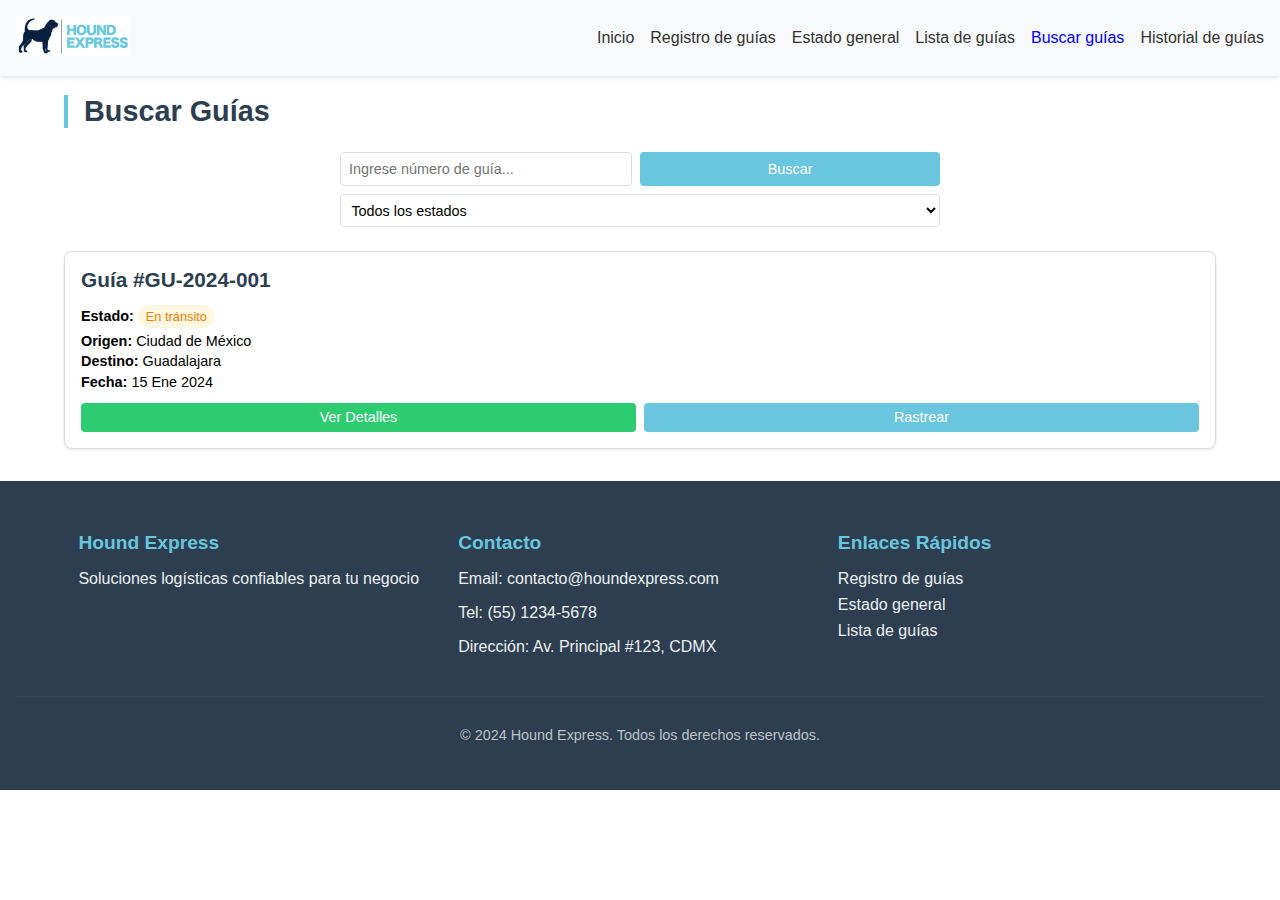
<file: pages/buscarguias.html>
<!DOCTYPE html>
<html lang="en">
<head>
    <meta charset="UTF-8">
    <meta name="viewport" content="width=device-width, initial-scale=1.0">
    <link rel="stylesheet" href="../css/style.css">

    <title>Document</title>
</head>
<body>

    <nav class="main-nav">
        <div class="nav-brand">
          <img src="../img/logo.png" alt="Logo de Hound Express" />
        </div>
        <ul class="nav-menu">
          <li><a href="../index.html">Inicio</a></li>
          <li><a href="../pages/formulario.html">Registro de guías</a></li>
          <li><a href="../pages/estado.html">Estado general</a></li>
          <li><a href="../pages/listaguias.html">Lista de guías</a></li>
          <li><a href="pages/buscarguias.html" style="color: blue">Buscar guías</a></li>
          <li><a href="../pages/historialguias.html">Historial de guías</a></li>
        </ul>
      </nav>


<div class="form-container">
    <h1>Buscar Guías</h1>
    
    <div class="search-section">
        <div class="search-box">
            <input type="text" id="searchInput" placeholder="Ingrese número de guía...">
            <button class="btn-track">Buscar</button>
        </div>
        
        <div class="filter-options">
            <select name="filterStatus" id="filterStatus">
                <option value="">Todos los estados</option>
                <option value="pending">Pendiente</option>
                <option value="transit">En tránsito</option>
                <option value="delivered">Entregado</option>
            </select>
            
           
        </div>
    </div>

    <div class="results-container">
        <div class="guide-card">
            <h3>Guía #GU-2024-001</h3>
            <div class="guide-details">
                <p><strong>Estado:</strong> <span class="status-badge status-transit">En tránsito</span></p>
                <p><strong>Origen:</strong> Ciudad de México</p>
                <p><strong>Destino:</strong> Guadalajara</p>
                <p><strong>Fecha:</strong> 15 Ene 2024</p>
            </div>
            <div class="guide-actions">
                <button class="btn-details">Ver Detalles</button>
                <button class="btn-track">Rastrear</button>
            </div>
        </div>
    </div>
</div>

<style>
   
</style>

<footer class="main-footer">
    <div class="footer-content">
        <div class="footer-section">
            <h3>Hound Express</h3>
            <p>Soluciones logísticas confiables para tu negocio</p>
        </div>
        <div class="footer-section">
            <h3>Contacto</h3>
            <p>Email: contacto@houndexpress.com</p>
            <p>Tel: (55) 1234-5678</p>
            <p>Dirección: Av. Principal #123, CDMX</p>
        </div>
        <div class="footer-section">
            <h3>Enlaces Rápidos</h3>
            <ul>
                <li><a href="pages/formulario.html">Registro de guías</a></li>
                <li><a href="pages/estado.html">Estado general</a></li>
                <li><a href="pages/listaguias.html">Lista de guías</a></li>
            </ul>
        </div>
    </div>
    <div class="footer-bottom">
        <p>&copy; 2024 Hound Express. Todos los derechos reservados.</p>
    </div>
</footer>

    
</body>
</html>
</file>
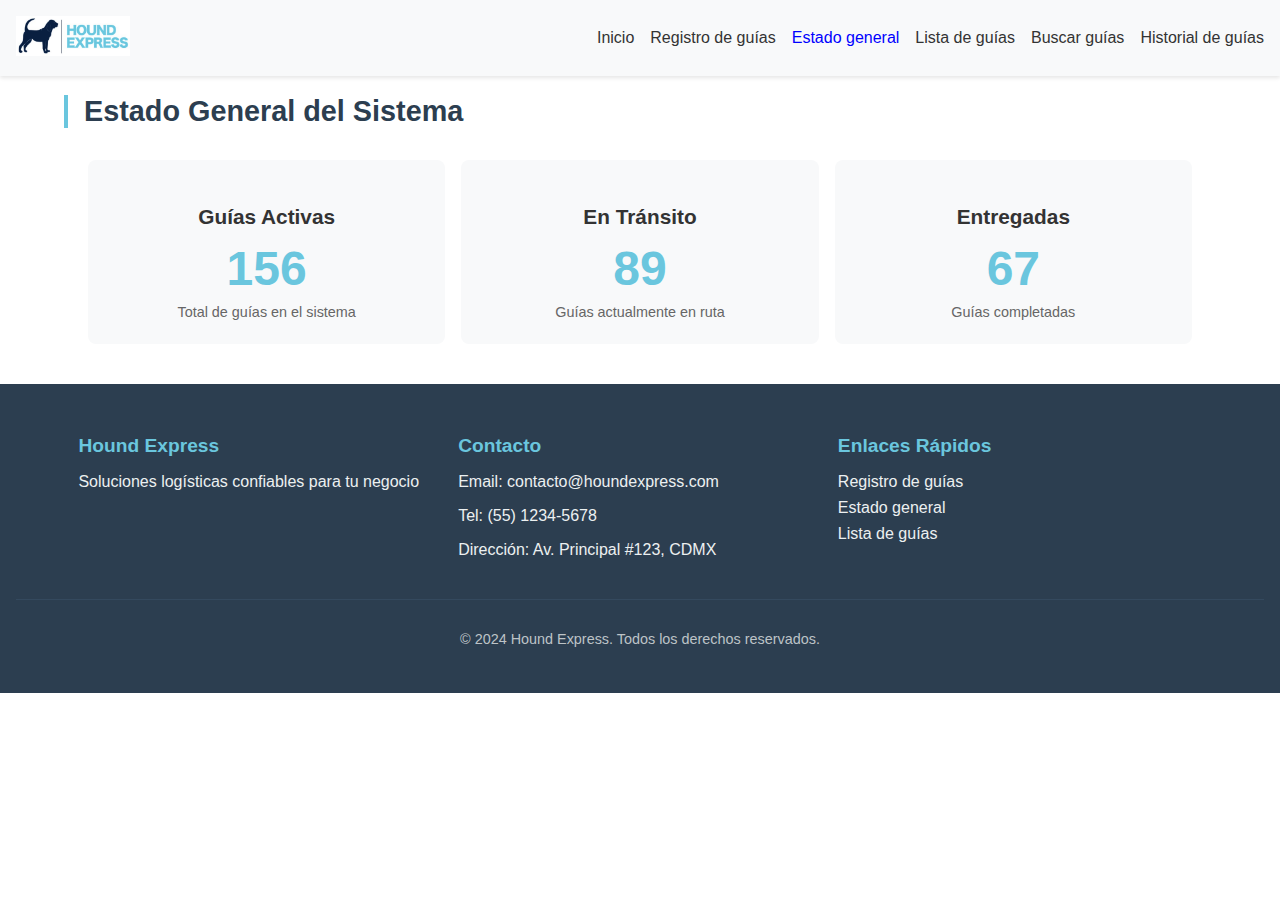
<file: pages/estado.html>
<!DOCTYPE html>
<html lang="en">
  <head>
    <meta charset="UTF-8" />
    <meta name="viewport" content="width=device-width, initial-scale=1.0" />
    <link rel="stylesheet" href="../css/style.css" />
    <title>Document</title>
  </head>
  <body>
    <nav class="main-nav">
      <div class="nav-brand">
        <img src="../img/logo.png" alt="Logo de Hound Express" />
      </div>
      <ul class="nav-menu">
        <li><a href="../index.html">Inicio</a></li>
        <li><a href="../pages/formulario.html">Registro de guías</a></li>
        <li>
          <a href="pages/estado.html" style="color: blue">Estado general</a>
        </li>
        <li><a href="../pages/listaguias.html">Lista de guías</a></li>
        <li><a href="../pages/buscarguias.html">Buscar guías</a></li>
        <li><a href="../pages/historialguias.html">Historial de guías</a></li>
      </ul>
    </nav>

    <div class="form-container">
      <h1>Estado General del Sistema</h1>

      <div class="stats-container">
        <div class="stat-box">
          <h3>Guías Activas</h3>
          <span class="stat-number">156</span>
          <p class="stat-description">Total de guías en el sistema</p>
        </div>

        <div class="stat-box">
          <h3>En Tránsito</h3>
          <span class="stat-number">89</span>
          <p class="stat-description">Guías actualmente en ruta</p>
        </div>

        <div class="stat-box">
          <h3>Entregadas</h3>
          <span class="stat-number">67</span>
          <p class="stat-description">Guías completadas</p>
        </div>
      </div>
    </div>

    <footer class="main-footer">
      <div class="footer-content">
        <div class="footer-section">
          <h3>Hound Express</h3>
          <p>Soluciones logísticas confiables para tu negocio</p>
        </div>
        <div class="footer-section">
          <h3>Contacto</h3>
          <p>Email: contacto@houndexpress.com</p>
          <p>Tel: (55) 1234-5678</p>
          <p>Dirección: Av. Principal #123, CDMX</p>
        </div>
        <div class="footer-section">
          <h3>Enlaces Rápidos</h3>
          <ul>
            <li><a href="pages/formulario.html">Registro de guías</a></li>
            <li><a href="pages/estado.html">Estado general</a></li>
            <li><a href="pages/listaguias.html">Lista de guías</a></li>
          </ul>
        </div>
      </div>
      <div class="footer-bottom">
        <p>&copy; 2024 Hound Express. Todos los derechos reservados.</p>
      </div>
    </footer>
  </body>
</html>
</file>
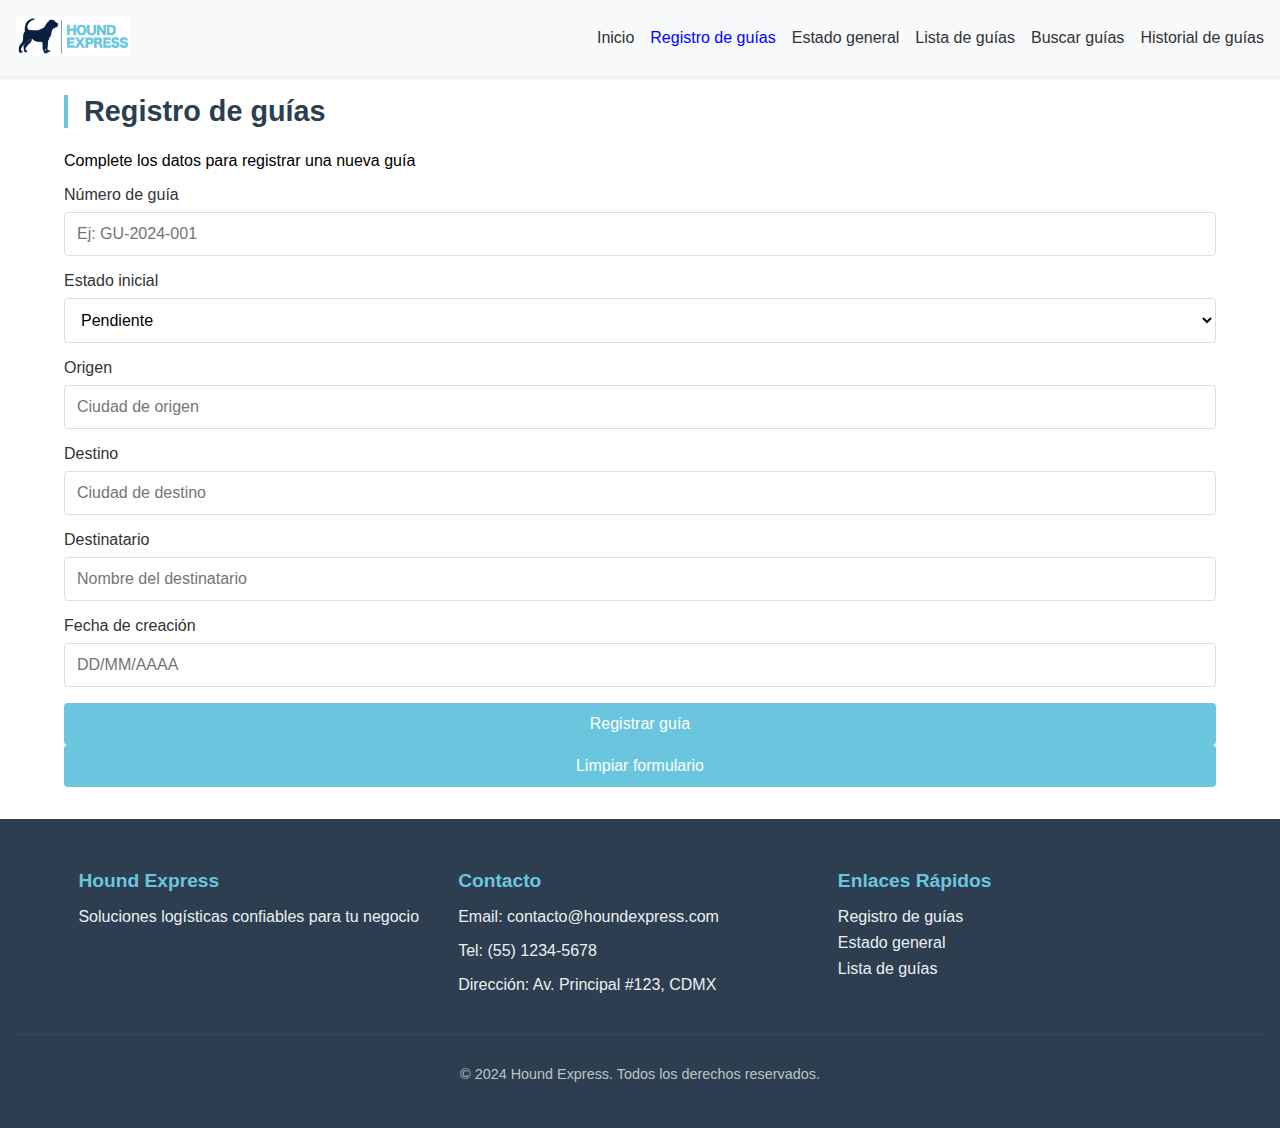
<file: pages/formulario.html>
<!DOCTYPE html>
<html lang="en">
<head>
    <meta charset="UTF-8">
    <meta name="viewport" content="width=device-width, initial-scale=1.0">
    <link rel="stylesheet" href="../css/style.css">
    <title>Registro de guías</title>
</head>
<body>
    <header>
        <nav class="main-nav">
            <div class="nav-brand">
                <img src="../img/logo.png" alt="Logo de Hound Express" />
            </div>
            <ul class="nav-menu">
                <li><a href="../index.html">Inicio</a></li>
                <li><a href="pages/formulario.html" style="color: blue;">Registro de guías</a></li>
                <li><a href="../pages/estado.html">Estado general</a></li>
                <li><a href="../pages/listaguias.html">Lista de guías</a></li>
                <li><a href="../pages/buscarguias.html">Buscar guías</a></li>
                <li><a href="../pages/historialguias.html">Historial de guías</a></li>
            </ul>
        </nav>
    </header>

    <main>
        <section class="form-wrapper">
            <form action="" class="form-container">
                <header class="form-header">
                    <h1>Registro de guías</h1>
                    <p>Complete los datos para registrar una nueva guía</p>
                </header>

                <div class="form-grid">
                    <div class="form-row">
                        <div class="form-group">
                            <label for="guia">Número de guía</label>
                            <input type="text" id="guia" name="guia" placeholder="Ej: GU-2024-001">
                        </div>

                        <div class="form-group">
                            <label for="estado">Estado inicial</label>
                            <select name="estado" id="estado">
                                <option value="1">Pendiente</option>
                                <option value="2">En tránsito</option>
                                <option value="4">Entregado</option>
                            </select>
                        </div>
                    </div>

                    <div class="form-row">
                        <div class="form-group">
                            <label for="origen">Origen</label>
                            <input type="text" id="origen" name="origen" placeholder="Ciudad de origen">
                        </div>

                        <div class="form-group">
                            <label for="destino">Destino</label>
                            <input type="text" id="destino" name="destino" placeholder="Ciudad de destino">
                        </div>
                    </div>

                    <div class="form-row">
                        <div class="form-group">
                            <label for="destinatario">Destinatario</label>
                            <input type="text" id="destinatario" name="destinatario" placeholder="Nombre del destinatario">
                        </div>

                        <div class="form-group">
                            <label for="fecha_creacion">Fecha de creación</label>
                            <input type="text" id="fecha_creacion" name="fecha_creacion" placeholder="DD/MM/AAAA">
                        </div>
                    </div>
                </div>

                <div class="form-actions">
                    <button type="submit" class="submit-btn">Registrar guía</button>
                    <button type="reset" class="reset-btn">Limpiar formulario</button>
                </div>
            </form>
        </section>
    </main>

    <footer class="main-footer">
        <div class="footer-content">
            <div class="footer-section">
                <h3>Hound Express</h3>
                <p>Soluciones logísticas confiables para tu negocio</p>
            </div>
            <div class="footer-section">
                <h3>Contacto</h3>
                <p>Email: contacto@houndexpress.com</p>
                <p>Tel: (55) 1234-5678</p>
                <p>Dirección: Av. Principal #123, CDMX</p>
            </div>
            <div class="footer-section">
                <h3>Enlaces Rápidos</h3>
                <ul>
                    <li><a href="pages/formulario.html">Registro de guías</a></li>
                    <li><a href="pages/estado.html">Estado general</a></li>
                    <li><a href="pages/listaguias.html">Lista de guías</a></li>
                </ul>
            </div>
        </div>
        <div class="footer-bottom">
            <p>&copy; 2024 Hound Express. Todos los derechos reservados.</p>
        </div>
    </footer>
</body>
</html>
</file>
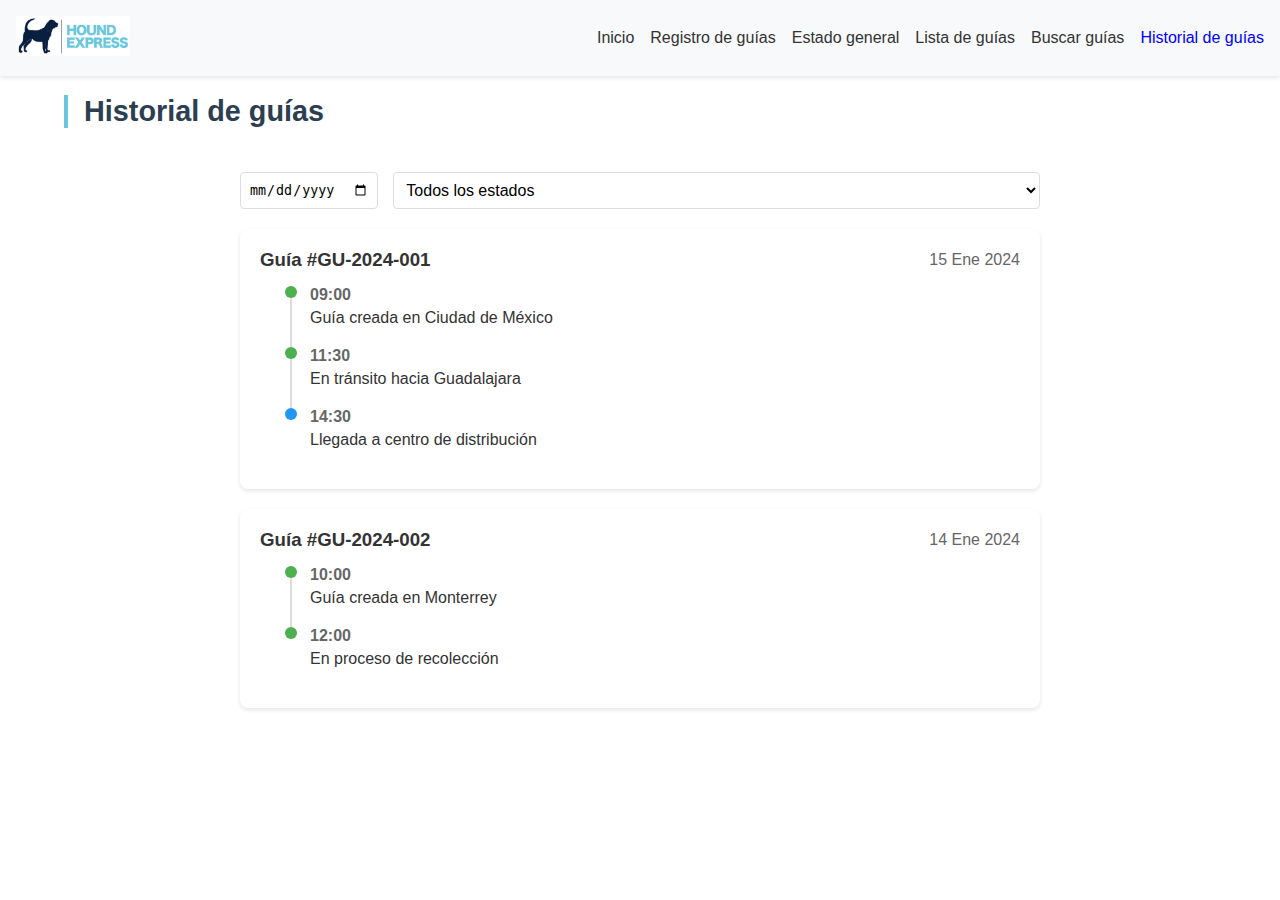
<file: pages/historialguias.html>
<!DOCTYPE html>
<html lang="en">
<head>
    <meta charset="UTF-8">
    <meta name="viewport" content="width=device-width, initial-scale=1.0">
    <link rel="stylesheet" href="../css/style.css">
    <title>Document</title>
</head>
<body>
    <nav class="main-nav">
        <div class="nav-brand">
          <img src="../img/logo.png" alt="Logo de Hound Express" />
        </div>
        <ul class="nav-menu">
          <li><a href="../index.html">Inicio</a></li>
          <li><a href="../pages/formulario.html">Registro de guías</a></li>
          <li><a href="../pages/estado.html">Estado general</a></li>
          <li>
            <a href="../pages/listaguias.html" 
              >Lista de guías</a
            >
          </li>
          <li><a href="../pages/buscarguias.html">Buscar guías</a></li>
          <li><a href="../pages/historialguias.html" style="color: blue">Historial de guías</a></li>
        </ul>
      </nav>

      <div class="form-container">
        <h1>Historial de guías</h1>
        <div class="history-container">
            <div class="history-filters">
                <input type="date" class="date-filter" />
                <select class="status-filter">
                    <option value="">Todos los estados</option>
                    <option value="pending">Pendiente</option>
                    <option value="transit">En tránsito</option>
                    <option value="delivered">Entregado</option>
                </select>
            </div>

            <div class="history-list">
                <div class="history-item">
                    <div class="history-header">
                        <h3>Guía #GU-2024-001</h3>
                        <span class="date">15 Ene 2024</span>
                    </div>
                    <div class="history-timeline">
                        <div class="timeline-item completed">
                            <span class="time">09:00</span>
                            <p>Guía creada en Ciudad de México</p>
                        </div>
                        <div class="timeline-item completed">
                            <span class="time">11:30</span>
                            <p>En tránsito hacia Guadalajara</p>
                        </div>
                        <div class="timeline-item current">
                            <span class="time">14:30</span>
                            <p>Llegada a centro de distribución</p>
                        </div>
                    </div>
                </div>

                <div class="history-item">
                    <div class="history-header">
                        <h3>Guía #GU-2024-002</h3>
                        <span class="date">14 Ene 2024</span>
                    </div>
                    <div class="history-timeline">
                        <div class="timeline-item completed">
                            <span class="time">10:00</span>
                            <p>Guía creada en Monterrey</p>
                        </div>
                        <div class="timeline-item completed">
                            <span class="time">12:00</span>
                            <p>En proceso de recolección</p>
                        </div>
                    </div>
                </div>
            </div>
        </div>

        <style>
            .history-container {
                padding: 20px;
                max-width: 800px;
                margin: 0 auto;
            }

            .history-filters {
                display: flex;
                gap: 15px;
                margin-bottom: 20px;
            }

            .date-filter,
            .status-filter {
                padding: 8px;
                border: 1px solid #ddd;
                border-radius: 4px;
            }

            .history-item {
                background: white;
                border-radius: 8px;
                padding: 20px;
                margin-bottom: 20px;
                box-shadow: 0 2px 4px rgba(0,0,0,0.1);
            }

            .history-header {
                display: flex;
                justify-content: space-between;
                align-items: center;
                margin-bottom: 15px;
            }

            .history-header h3 {
                margin: 0;
                color: #333;
            }

            .date {
                color: #666;
            }

            .history-timeline {
                position: relative;
                padding-left: 30px;
            }

            .timeline-item {
                position: relative;
                padding-bottom: 20px;
                padding-left: 20px;
            }

            .timeline-item:before {
                content: '';
                position: absolute;
                left: -5px;
                top: 0;
                width: 12px;
                height: 12px;
                border-radius: 50%;
                background: #ddd;
            }

            .timeline-item:after {
                content: '';
                position: absolute;
                left: 0;
                top: 12px;
                bottom: 0;
                width: 2px;
                background: #ddd;
            }

            .timeline-item:last-child:after {
                display: none;
            }

            .timeline-item.completed:before {
                background: #4CAF50;
            }

            .timeline-item.current:before {
                background: #2196F3;
            }

            .time {
                font-weight: bold;
                color: #666;
            }

            .timeline-item p {
                margin: 5px 0 0;
                color: #333;
            }
        </style>
        
      </div>
</body>
</html>
</file>
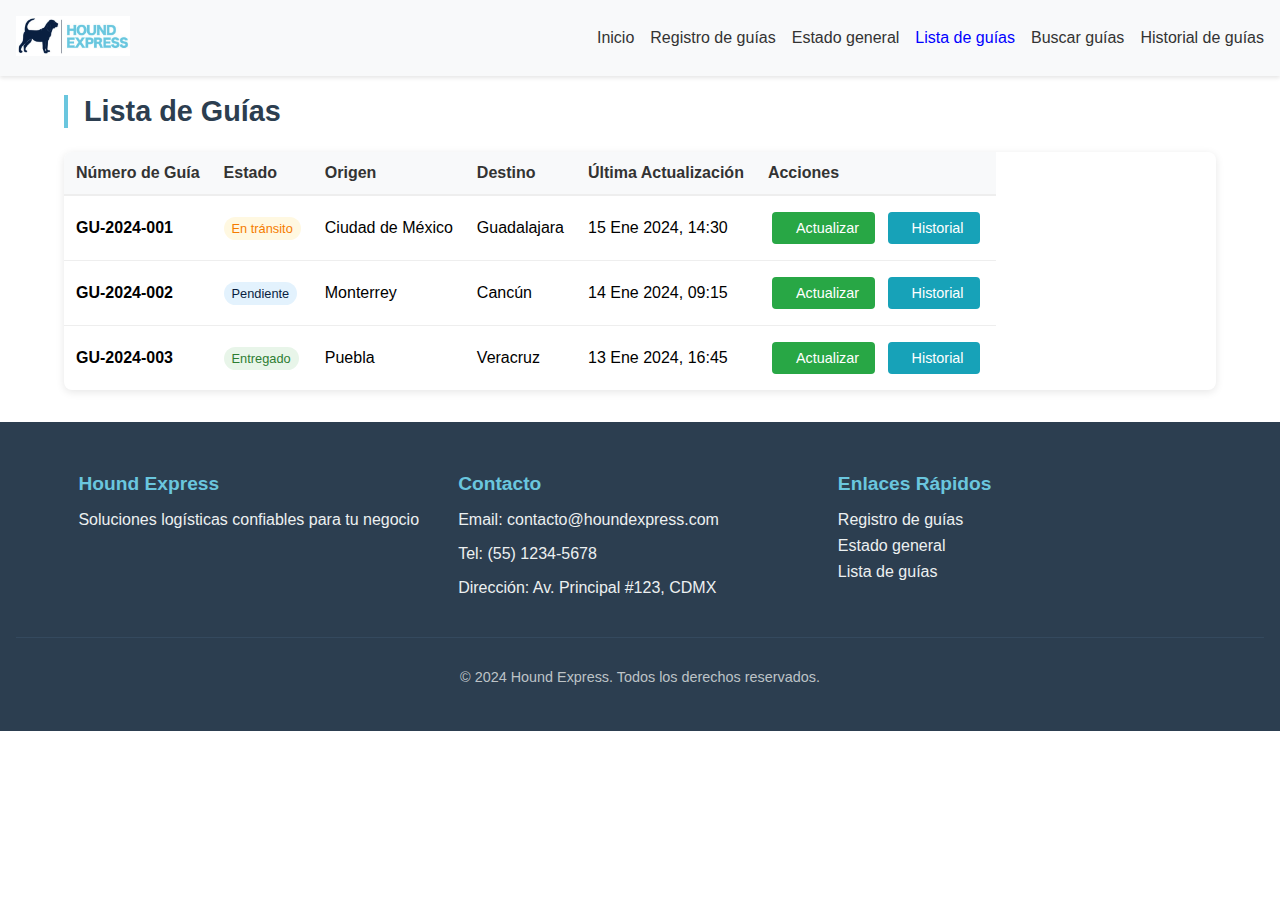
<file: pages/listaguias.html>
<!DOCTYPE html>
<html lang="es">
  <head>
    <meta charset="UTF-8" />
    <meta name="viewport" content="width=device-width, initial-scale=1.0" />
    <title>Lista de guías</title>
    <link rel="stylesheet" href="../css/style.css" />

    <style>
    
    </style>
  </head>
  <body>
    <nav class="main-nav">
      <div class="nav-brand">
        <img src="../img/logo.png" alt="Logo de Hound Express" />
      </div>
      <ul class="nav-menu">
        <li><a href="../index.html">Inicio</a></li>
        <li><a href="../pages/formulario.html">Registro de guías</a></li>
        <li><a href="../pages/estado.html">Estado general</a></li>
        <li>
          <a href="../pages/listaguias.html" style="color: blue"
            >Lista de guías</a
          >
        </li>
        <li><a href="../pages/buscarguias.html">Buscar guías</a></li>
        <li><a href="../pages/historialguias.html">Historial de guías</a></li>
      </ul>
    </nav>
    <div class="form-container">
      <h1>Lista de Guías</h1>

      <table class="guides-table">
        <thead>
          <tr>
            <th>Número de Guía</th>
            <th>Estado</th>
            <th>Origen</th>
            <th>Destino</th>
            <th>Última Actualización</th>
            <th>Acciones</th>
          </tr>
        </thead>
        <tbody>
          <tr>
            <td><strong>GU-2024-001</strong></td>
            <td>
              <span class="status-badge status-transit">En tránsito</span>
            </td>
            <td>Ciudad de México</td>
            <td>Guadalajara</td>
            <td>15 Ene 2024, 14:30</td>
            <td>
              <button class="btn-update">
                <i class="fas fa-sync-alt btn-icon"></i>
                <span class="btn-text">Actualizar</span>
              </button>
              <button class="btn-history">
                <i class="fas fa-history btn-icon"></i>
                <span class="btn-text">Historial</span>
              </button>
            </td>
          </tr>
          <tr>
            <td><strong>GU-2024-002</strong></td>
            <td><span class="status-badge status-pending">Pendiente</span></td>
            <td>Monterrey</td>
            <td>Cancún</td>
            <td>14 Ene 2024, 09:15</td>
            <td>
              <button class="btn-update">
                <i class="fas fa-sync-alt btn-icon"></i>
                <span class="btn-text">Actualizar</span>
              </button>
              <button class="btn-history">
                <i class="fas fa-history btn-icon"></i>
                <span class="btn-text">Historial</span>
              </button>
            </td>
          </tr>
          <tr>
            <td><strong>GU-2024-003</strong></td>
            <td>
              <span class="status-badge status-delivered">Entregado</span>
            </td>
            <td>Puebla</td>
            <td>Veracruz</td>
            <td>13 Ene 2024, 16:45</td>
            <td>
              <button class="btn-update">
                <i class="fas fa-sync-alt btn-icon"></i>
                <span class="btn-text">Actualizar</span>
              </button>
              <button class="btn-history">
                <i class="fas fa-history btn-icon"></i>
                <span class="btn-text">Historial</span>
              </button>
            </td>
          </tr>
        </tbody>
      </table>
    </div>

    <footer class="main-footer">
        <div class="footer-content">
          <div class="footer-section">
            <h3>Hound Express</h3>
            <p>Soluciones logísticas confiables para tu negocio</p>
          </div>
          <div class="footer-section">
            <h3>Contacto</h3>
            <p>Email: contacto@houndexpress.com</p>
            <p>Tel: (55) 1234-5678</p>
            <p>Dirección: Av. Principal #123, CDMX</p>
          </div>
          <div class="footer-section">
            <h3>Enlaces Rápidos</h3>
            <ul>
              <li><a href="pages/formulario.html">Registro de guías</a></li>
              <li><a href="pages/estado.html">Estado general</a></li>
              <li><a href="pages/listaguias.html">Lista de guías</a></li>
            </ul>
          </div>
        </div>
        <div class="footer-bottom">
          <p>&copy; 2024 Hound Express. Todos los derechos reservados.</p>
        </div>
      </footer>
  </body>
</html>
</file>
<file: css/style.css>
body {
  margin: 0;
  padding: 0;
  font-family: "Open Sans", sans-serif;
}

.main-nav {
  display: -webkit-box;
  display: -ms-flexbox;
  display: flex;
  -webkit-box-orient: horizontal;
  -webkit-box-direction: normal;
      -ms-flex-direction: row;
          flex-direction: row;
  -webkit-box-pack: justify;
      -ms-flex-pack: justify;
          justify-content: space-between;
  -webkit-box-align: center;
      -ms-flex-align: center;
          align-items: center;
  -ms-flex-wrap: wrap;
      flex-wrap: wrap;
  padding: 1rem;
  background-color: #f8f9fa;
  -webkit-box-shadow: 0 2px 4px rgba(0, 0, 0, 0.1);
          box-shadow: 0 2px 4px rgba(0, 0, 0, 0.1);
}

.main-nav .nav-brand img {
  height: 40px;
  width: auto;
}

.main-nav .nav-menu {
  display: -webkit-box;
  display: -ms-flexbox;
  display: flex;
  -webkit-box-orient: horizontal;
  -webkit-box-direction: normal;
      -ms-flex-direction: row;
          flex-direction: row;
  -ms-flex-wrap: wrap;
      flex-wrap: wrap;
  gap: 1rem;
  list-style: none;
  margin: 0;
  padding: 0;
}

.main-nav .nav-menu li a {
  text-decoration: none;
  color: #333;
  font-weight: 500;
  -webkit-transition: color 0.3s ease;
  transition: color 0.3s ease;
  font-size: clamp(0.9rem, 2vw, 1rem);
}

.main-nav .nav-menu li a:hover {
  color: #6AC6DE;
}

.form-container {
  width: 90%;
  max-width: 1200px;
  margin-left: auto;
  margin-right: auto;
  margin: 1rem auto;
  padding: 0 1rem;
}

.form-container h1 {
  color: #2c3e50;
  margin-bottom: 1.5rem;
  font-size: clamp(1.4rem, 3vw, 1.8rem);
  border-left: 4px solid #6AC6DE;
  padding-left: 1rem;
}

.form-group {
  margin-bottom: 1rem;
}

label {
  display: block;
  margin-bottom: 0.5rem;
  font-weight: 500;
  color: #333;
  font-size: clamp(0.9rem, 2vw, 1rem);
}

input[type="text"], select {
  width: 100%;
  padding: 0.75rem;
  border: 1px solid #ddd;
  border-radius: 4px;
  font-size: clamp(0.9rem, 2vw, 1rem);
  -webkit-box-sizing: border-box;
          box-sizing: border-box;
}

select {
  background-color: #fff;
}

button {
  background-color: #6AC6DE;
  color: #fff;
  padding: 0.75rem 1.5rem;
  border: none;
  border-radius: 4px;
  font-size: clamp(0.9rem, 2vw, 1rem);
  cursor: pointer;
  -webkit-transition: background-color 0.3s ease, -webkit-transform 0.3s ease;
  transition: background-color 0.3s ease, -webkit-transform 0.3s ease;
  transition: background-color 0.3s ease, transform 0.3s ease;
  transition: background-color 0.3s ease, transform 0.3s ease, -webkit-transform 0.3s ease;
  width: 100%;
}

button:hover {
  background-color: #091E3F;
}

button:hover {
  background-color: #091E3F;
}

.stats-container {
  display: -ms-grid;
  display: grid;
  -ms-grid-columns: (minmax(250px, 1fr))[auto-fit];
      grid-template-columns: repeat(auto-fit, minmax(250px, 1fr));
  gap: 1rem;
  margin: 1rem;
  padding: 0.5rem;
}

.stat-box {
  background: #f8f9fa;
  padding: 1.5rem;
  border-radius: 8px;
  text-align: center;
  -webkit-transition: -webkit-transform 0.3s ease;
  transition: -webkit-transform 0.3s ease;
  transition: transform 0.3s ease;
  transition: transform 0.3s ease, -webkit-transform 0.3s ease;
}

.stat-box:hover {
  -webkit-transform: translateY(-5px);
          transform: translateY(-5px);
}

.stat-box h3 {
  color: #333;
  margin-bottom: 0.75rem;
  font-size: clamp(1.1rem, 2.5vw, 1.3rem);
}

.stat-box .stat-number {
  font-size: clamp(2rem, 5vw, 3rem);
  font-weight: 700;
  color: #6AC6DE;
  display: block;
  margin-bottom: 0.5rem;
}

.stat-box .stat-description {
  color: #666;
  font-size: clamp(0.8rem, 2vw, 0.9rem);
  margin: 0;
}

.guide-controls {
  display: -webkit-box;
  display: -ms-flexbox;
  display: flex;
  -webkit-box-orient: horizontal;
  -webkit-box-direction: normal;
      -ms-flex-direction: row;
          flex-direction: row;
  -webkit-box-pack: justify;
      -ms-flex-pack: justify;
          justify-content: space-between;
  -webkit-box-align: center;
      -ms-flex-align: center;
          align-items: center;
  -ms-flex-wrap: wrap;
      flex-wrap: wrap;
  gap: 1rem;
  margin-bottom: 1.5rem;
}

.guides-table {
  width: 100%;
  border-collapse: separate;
  border-spacing: 0;
  background: #fff;
  -webkit-box-shadow: 0 2px 8px rgba(0, 0, 0, 0.1);
          box-shadow: 0 2px 8px rgba(0, 0, 0, 0.1);
  border-radius: 8px;
  overflow-x: auto;
  display: block;
}

.guides-table th, .guides-table td {
  padding: 0.75rem;
  text-align: left;
  font-size: clamp(0.9rem, 2vw, 1rem);
}

.guides-table th {
  background-color: #f8f9fa;
  font-weight: 600;
  color: #333;
  border-bottom: 2px solid #eee;
}

.guides-table td {
  border-bottom: 1px solid #eee;
}

.guides-table tr:last-child td {
  border-bottom: none;
}

.guides-table tr:hover {
  background-color: #f8f9fa;
}

.status-transit {
  display: inline-block;
  padding: 0.25rem 0.5rem;
  border-radius: 50px;
  font-size: clamp(0.7rem, 2vw, 0.8rem);
  font-weight: 500;
  text-align: center;
  background-color: #fff8e1;
  color: #f57c00;
}

.status-pending {
  display: inline-block;
  padding: 0.25rem 0.5rem;
  border-radius: 50px;
  font-size: clamp(0.7rem, 2vw, 0.8rem);
  font-weight: 500;
  text-align: center;
  background-color: #e3f2fd;
  color: #091E3F;
}

.status-delivered {
  display: inline-block;
  padding: 0.25rem 0.5rem;
  border-radius: 50px;
  font-size: clamp(0.7rem, 2vw, 0.8rem);
  font-weight: 500;
  text-align: center;
  background-color: #e8f5e9;
  color: #2e7d32;
}

.btn-update, .btn-history {
  padding: 0.5rem 1rem;
  margin: 0.25rem;
  border: none;
  border-radius: 4px;
  cursor: pointer;
  font-size: clamp(0.8rem, 2vw, 0.9rem);
  -webkit-box-align: center;
      -ms-flex-align: center;
          align-items: center;
  -webkit-transition: all 0.2s ease;
  transition: all 0.2s ease;
  width: auto;
}

.btn-update:hover, .btn-history:hover {
  -webkit-transform: translateY(-1px);
          transform: translateY(-1px);
}

.btn-update {
  background-color: #28a745;
  color: #fff;
}

.btn-update:hover {
  background-color: #218838;
}

.btn-history {
  background-color: #17a2b8;
  color: #fff;
}

.btn-history:hover {
  background-color: #138496;
}

.btn-icon {
  margin-right: 0.5rem;
}

.btn-primary {
  background-color: #6AC6DE;
  color: #fff;
}

.btn-secondary {
  background-color: transparent;
  border: 2px solid #fff;
  color: #fff;
}

.btn-large {
  background-color: #fff;
  color: #6AC6DE;
  font-size: clamp(1rem, 2.5vw, 1.2rem);
}

.btn-details, .btn-track {
  padding: 0.4rem 0.8rem;
  border: none;
  border-radius: 4px;
  cursor: pointer;
  -webkit-transition: background-color 0.3s;
  transition: background-color 0.3s;
  font-size: clamp(0.8rem, 2vw, 0.9rem);
  -webkit-box-flex: 1;
      -ms-flex: 1;
          flex: 1;
}

.btn-details {
  background-color: #2ecc71;
  color: #fff;
}

.btn-details:hover {
  background-color: #27ae60;
}

.btn-track {
  background-color: #6AC6DE;
  color: #fff;
}

.btn-track:hover {
  background-color: #091E3F;
}

.btn {
  padding: 0.75rem 1.5rem;
  border-radius: 4px;
  text-decoration: none;
  font-weight: bold;
  -webkit-transition: -webkit-transform 0.3s ease;
  transition: -webkit-transform 0.3s ease;
  transition: transform 0.3s ease;
  transition: transform 0.3s ease, -webkit-transform 0.3s ease;
  font-size: clamp(0.9rem, 2vw, 1rem);
}

.btn:hover {
  -webkit-transform: translateY(-3px);
          transform: translateY(-3px);
}

.main-footer {
  background-color: #2c3e50;
  color: #fff;
  padding: 2rem 1rem;
  margin-top: 2rem;
}

.main-footer .footer-content {
  width: 90%;
  max-width: 1200px;
  margin-left: auto;
  margin-right: auto;
  display: -ms-grid;
  display: grid;
  -ms-grid-columns: (minmax(250px, 1fr))[auto-fit];
      grid-template-columns: repeat(auto-fit, minmax(250px, 1fr));
  gap: 1rem;
  padding: 0 1rem;
}

.main-footer .footer-section h3 {
  color: #6AC6DE;
  margin-bottom: 1rem;
  font-size: clamp(1rem, 2.5vw, 1.2rem);
}

.main-footer .footer-section p {
  margin-bottom: 0.5rem;
  color: #ecf0f1;
  font-size: clamp(0.9rem, 2vw, 1rem);
}

.main-footer .footer-section ul {
  list-style: none;
  padding: 0;
}

.main-footer .footer-section ul li {
  margin-bottom: 0.5rem;
}

.main-footer .footer-section ul li a {
  color: #ecf0f1;
  text-decoration: none;
  -webkit-transition: color 0.3s ease;
  transition: color 0.3s ease;
  font-size: clamp(0.9rem, 2vw, 1rem);
}

.main-footer .footer-section ul li a:hover {
  color: #6AC6DE;
}

.main-footer .footer-bottom {
  text-align: center;
  margin-top: 2rem;
  padding-top: 1rem;
  border-top: 1px solid #34495e;
}

.main-footer .footer-bottom p {
  color: #bdc3c7;
  font-size: clamp(0.8rem, 2vw, 0.9rem);
}

.hero {
  background: -webkit-gradient(linear, left top, left bottom, from(rgba(0, 0, 0, 0.7)), to(rgba(0, 0, 0, 0.7))), url("img/hero-bg.jpg");
  background: linear-gradient(rgba(0, 0, 0, 0.7), rgba(0, 0, 0, 0.7)), url("img/hero-bg.jpg");
  background-size: cover;
  background-position: center;
  min-height: 60vh;
  display: -webkit-box;
  display: -ms-flexbox;
  display: flex;
  -webkit-box-orient: vertical;
  -webkit-box-direction: normal;
      -ms-flex-direction: column;
          flex-direction: column;
  -webkit-box-pack: center;
      -ms-flex-pack: center;
          justify-content: center;
  -webkit-box-align: center;
      -ms-flex-align: center;
          align-items: center;
  -ms-flex-wrap: nowrap;
      flex-wrap: nowrap;
  text-align: center;
  color: #fff;
  padding: 1rem;
}

.hero-content {
  width: 90%;
  max-width: 800px;
  padding: 1rem;
}

.hero-content h1 {
  font-size: clamp(2rem, 5vw, 3.5rem);
  margin-bottom: 1rem;
}

.hero-content p {
  font-size: clamp(1rem, 2.5vw, 1.2rem);
  margin-bottom: 2rem;
}

.hero-buttons {
  display: -webkit-box;
  display: -ms-flexbox;
  display: flex;
  -webkit-box-orient: horizontal;
  -webkit-box-direction: normal;
      -ms-flex-direction: row;
          flex-direction: row;
  -webkit-box-pack: center;
      -ms-flex-pack: center;
          justify-content: center;
  -ms-flex-wrap: wrap;
      flex-wrap: wrap;
  gap: 1rem;
}

.features {
  padding: 3rem 1rem;
  background-color: #f8f9fa;
}

.features h2 {
  text-align: center;
  font-size: clamp(1.8rem, 4vw, 2.5rem);
  margin-bottom: 2rem;
  color: #2c3e50;
}

.features-grid {
  display: -ms-grid;
  display: grid;
  -ms-grid-columns: (minmax(250px, 1fr))[auto-fit];
      grid-template-columns: repeat(auto-fit, minmax(250px, 1fr));
  gap: 1rem;
  width: 90%;
  max-width: 1200px;
  margin-left: auto;
  margin-right: auto;
  padding: 1rem;
}

.feature-card {
  background: #fff;
  padding: 1.5rem;
  border-radius: 10px;
  -webkit-box-shadow: 0 4px 6px rgba(0, 0, 0, 0.1);
          box-shadow: 0 4px 6px rgba(0, 0, 0, 0.1);
  text-align: center;
  -webkit-transition: -webkit-transform 0.3s ease;
  transition: -webkit-transform 0.3s ease;
  transition: transform 0.3s ease;
  transition: transform 0.3s ease, -webkit-transform 0.3s ease;
}

.feature-card:hover {
  -webkit-transform: translateY(-10px);
          transform: translateY(-10px);
}

.feature-card-icon {
  font-size: clamp(2rem, 5vw, 3rem);
  margin-bottom: 1rem;
}

.feature-card h3 {
  color: #2c3e50;
  margin-bottom: 1rem;
  font-size: clamp(1.1rem, 2.5vw, 1.3rem);
}

.feature-card p {
  color: #666;
  font-size: clamp(0.9rem, 2vw, 1rem);
}

.cta {
  background-color: #6AC6DE;
  color: #fff;
  padding: 3rem 1rem;
  text-align: center;
}

.cta-content {
  width: 90%;
  max-width: 800px;
  margin-left: auto;
  margin-right: auto;
}

.cta h2 {
  font-size: clamp(1.8rem, 4vw, 2.5rem);
  margin-bottom: 1rem;
}

.cta p {
  font-size: clamp(1rem, 2.5vw, 1.2rem);
  margin-bottom: 2rem;
}

.search-section {
  margin: 1rem;
  width: 90%;
  max-width: 600px;
  margin-left: auto;
  margin-right: auto;
}

.search-box {
  display: -webkit-box;
  display: -ms-flexbox;
  display: flex;
  -webkit-box-orient: horizontal;
  -webkit-box-direction: normal;
      -ms-flex-direction: row;
          flex-direction: row;
  -ms-flex-wrap: wrap;
      flex-wrap: wrap;
  gap: 0.5rem;
  margin-bottom: 0.5rem;
}

.search-box input {
  padding: 0.5rem;
  border: 1px solid #ddd;
  border-radius: 4px;
  font-size: clamp(0.8rem, 2vw, 0.9rem);
  -webkit-box-flex: 1;
      -ms-flex: 1;
          flex: 1;
}

.search-btn {
  padding: 0.5rem 1rem;
  background-color: #6AC6DE;
  color: #fff;
  border: none;
  border-radius: 4px;
  cursor: pointer;
  -webkit-transition: background-color 0.3s;
  transition: background-color 0.3s;
  font-size: clamp(0.8rem, 2vw, 0.9rem);
}

.search-btn:hover {
  background-color: #091E3F;
}

.filter-options {
  display: -webkit-box;
  display: -ms-flexbox;
  display: flex;
  -webkit-box-orient: horizontal;
  -webkit-box-direction: normal;
      -ms-flex-direction: row;
          flex-direction: row;
  -ms-flex-wrap: wrap;
      flex-wrap: wrap;
  gap: 0.5rem;
}

.filter-options select,
.filter-options input {
  padding: 0.4rem;
  border: 1px solid #ddd;
  border-radius: 4px;
  font-size: clamp(0.8rem, 2vw, 0.9rem);
  -webkit-box-flex: 1;
      -ms-flex: 1;
          flex: 1;
}

.results-container {
  margin-top: 1.5rem;
}

.guide-card {
  background: #fff;
  padding: 1rem;
  border-radius: 8px;
  -webkit-box-shadow: 0 1px 3px rgba(0, 0, 0, 0.1);
          box-shadow: 0 1px 3px rgba(0, 0, 0, 0.1);
  border: 1px solid #ddd;
  margin-bottom: 1rem;
}

.guide-card h3 {
  margin: 0 0 0.8rem 0;
  color: #2c3e50;
  font-size: clamp(1.1rem, 2.5vw, 1.3rem);
}

.guide-details {
  margin-bottom: 0.8rem;
}

.guide-details p {
  margin: 0.3rem 0;
  font-size: clamp(0.8rem, 2vw, 0.9rem);
}

.guide-actions {
  display: -webkit-box;
  display: -ms-flexbox;
  display: flex;
  -webkit-box-orient: horizontal;
  -webkit-box-direction: normal;
      -ms-flex-direction: row;
          flex-direction: row;
  -ms-flex-wrap: wrap;
      flex-wrap: wrap;
  gap: 0.5rem;
}

.status-badge {
  display: inline-block;
}

@media (max-width: 768px) {
  .search-box,
  .filter-options {
    -webkit-box-orient: vertical;
    -webkit-box-direction: normal;
        -ms-flex-direction: column;
            flex-direction: column;
  }
  .guide-actions {
    -webkit-box-orient: vertical;
    -webkit-box-direction: normal;
        -ms-flex-direction: column;
            flex-direction: column;
  }
  .btn-details, .btn-track {
    width: 100%;
    margin-bottom: 0.3rem;
  }
}
/*# sourceMappingURL=style.css.map */
</file>
